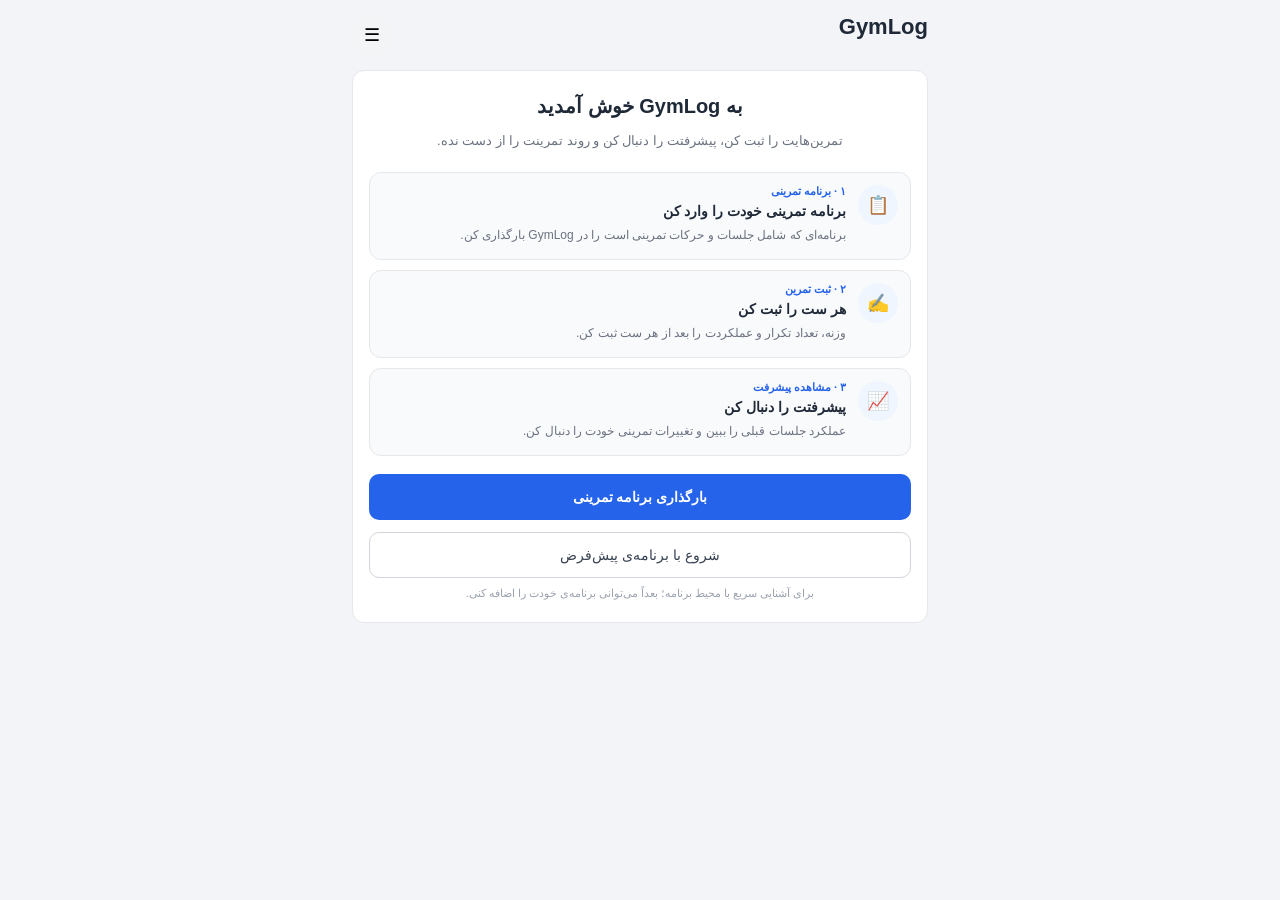
<file: index.html>
<!DOCTYPE html>
<html lang="fa" dir="rtl">
<head>
    <meta charset="UTF-8">
    <meta name="viewport" content="width=device-width, initial-scale=1.0">
    <link rel="manifest" href="./manifest.json">
    <meta name="theme-color" content="#2563eb">
    <title>GymLog</title>
    <meta name="description" content="ثبت و پیگیری تمرین‌های بدنسازی" />
    <meta property="og:title" content="GymLog" />
    <meta property="og:description" content="ثبت و پیگیری تمرین‌های بدنسازی" />
    <meta property="og:type" content="website" />
    <link rel="stylesheet" href="./css/style.css">
</head>

<body>

<div class="container">

    <!-- =========================
         Header
    ========================= -->
    <header class="page-header">
        <div>
            <h1>GymLog</h1>
        </div>

        <button
            type="button"
            id="openSettingsBtn"
            class="settings-icon-btn"
            aria-label="تنظیمات"
        >
            ☰
        </button>
    </header>

    <!-- =========================
         Empty state
    ========================= -->
    <section id="emptyProgramState" class="card onboarding" style="display: none;">
        <div class="onboarding-hero">
            <h2>به GymLog خوش آمدید</h2>
            <p>تمرین‌هایت را ثبت کن، پیشرفتت را دنبال کن و روند تمرینت را از دست نده.</p>
        </div>

        <ol class="onboarding-steps">
            <li class="onboarding-step">
                <span class="onboarding-step-icon" aria-hidden="true">📋</span>
                <div class="onboarding-step-text">
                    <span class="onboarding-step-label">۱ · برنامه تمرینی</span>
                    <strong>برنامه تمرینی خودت را وارد کن</strong>
                    <span class="onboarding-step-desc">برنامه‌ای که شامل جلسات و حرکات تمرینی است را در GymLog بارگذاری کن.</span>
                </div>
            </li>
            <li class="onboarding-step">
                <span class="onboarding-step-icon" aria-hidden="true">✍️</span>
                <div class="onboarding-step-text">
                    <span class="onboarding-step-label">۲ · ثبت تمرین</span>
                    <strong>هر ست را ثبت کن</strong>
                    <span class="onboarding-step-desc">وزنه، تعداد تکرار و عملکردت را بعد از هر ست ثبت کن.</span>
                </div>
            </li>
            <li class="onboarding-step">
                <span class="onboarding-step-icon" aria-hidden="true">📈</span>
                <div class="onboarding-step-text">
                    <span class="onboarding-step-label">۳ · مشاهده پیشرفت</span>
                    <strong>پیشرفتت را دنبال کن</strong>
                    <span class="onboarding-step-desc">عملکرد جلسات قبلی را ببین و تغییرات تمرینی خودت را دنبال کن.</span>
                </div>
            </li>
        </ol>

        <div class="onboarding-actions">
            <button type="button" id="onboardingUploadBtn" class="primary-btn">
                بارگذاری برنامه تمرینی
            </button>

            <div id="defaultProgramSuggestion" class="default-program-suggestion" style="display: none;">
                <button type="button" id="loadDefaultProgramBtn" class="secondary-btn">
                    شروع با برنامه‌ی پیش‌فرض
                </button>
                <small>برای آشنایی سریع با محیط برنامه؛ بعداً می‌توانی برنامه‌ی خودت را اضافه کنی.</small>
            </div>
        </div>
    </section>

    <div id="programContent">

    <!-- =========================
         Backup warning
    ========================= -->
    <section id="backupWarningBanner" class="backup-warning-banner card" style="display: none;">
        <span class="backup-warning-icon">⚠️</span>
        <div class="backup-warning-text">
            <strong>زمان پشتیبان‌گیری رسیده</strong>
            <span id="backupWarningDetail">مدتی از آخرین پشتیبان‌گیری گذشته.</span>
        </div>
        <button type="button" id="backupWarningBtn" class="secondary-btn">دریافت پشتیبان</button>
    </section>

    <!-- =========================
         Session selector
    ========================= -->
    <section class="session-selector card">
        <div class="selector-title">جلسه تمرینی</div>
        <div id="sessionButtons" class="session-buttons"></div>
    </section>

    <!-- =========================
         Session info
    ========================= -->
    <section class="session-info card">
        <div class="field">
            <input type="hidden" id="workoutDate">
            <button type="button" id="workoutDateBtn" class="date-picker-btn" aria-label="تاریخ تمرین">
                <span id="persianWorkoutDate" class="persian-date-display"></span>
                <span class="date-picker-icon">📅</span>
            </button>
        </div>

        <div class="field">
            <select id="weekNumber" aria-label="شماره هفته">
                <option value="1">هفته ۱</option>
                <option value="2">هفته ۲</option>
                <option value="3">هفته ۳</option>
                <option value="4">هفته ۴</option>
            </select>
        </div>

        <div class="session-note">
            <strong>قانون تمرین:</strong> بیشتر ست‌ها را با حدود <strong>RIR 2</strong> انجام بده.
        </div>
    </section>

    <!-- =========================
         Exercises
    ========================= -->
    <main id="exerciseList"></main>

    <!-- =========================
         Workout summary
    ========================= -->
    <section class="summary-grid">
        <div class="summary-card">
            <span>حجم تمرین</span>
            <strong id="totalVolume">0</strong>
            <small>kg × reps</small>
        </div>

        <div class="summary-card">
            <span>تغییر نسبت به جلسه قبل</span>
            <strong id="volumeChange">—</strong>
        </div>
    </section>

    <!-- =========================
         Save workout
    ========================= -->
    <section class="save-workout-section">
        <button type="button" id="finishWorkoutBtn" class="primary-btn">
            ✓ پایان جلسه و رفتن به تمرین بعدی
        </button>
    </section>

    <!-- =========================
         History
    ========================= -->
    <section class="history-section card">
        <div class="section-title">
            <div>
                <h2>روند پیشرفت</h2>
                <p>سابقه همین جلسه تمرینی</p>
            </div>
        </div>
        <div id="historyContainer"></div>
    </section>

    </div>

    <!-- =========================
         Settings (full page)
    ========================= -->
    <div id="settingsPage" class="settings-page-overlay" style="display: none;">
        <div class="settings-page">
            <div class="settings-page-header">
                <button
                    type="button"
                    id="closeSettingsBtn"
                    class="exercise-guide-close"
                    aria-label="بازگشت"
                >
                    ×
                </button>
                <h2>تنظیمات و پشتیبان</h2>
            </div>

            <div class="settings-content">
                <!-- Appearance -->
                <div class="setting-row">
                    <div class="setting-info">
                        <strong>ظاهر برنامه</strong>
                        <span>تغییر بین حالت روشن و تاریک</span>
                    </div>
                    <button id="themeToggleBtn" class="secondary-btn setting-btn" type="button">
                        🌙 حالت تاریک
                    </button>
                </div>

                <!-- Exercise Bank -->
                <div class="setting-row">
                    <div class="setting-info">
                        <strong>بانک حرکات</strong>
                        <span>فهرست کامل حرکات ورزشی کاتالوگ با تصویر، شناسه و نحوه اجرا</span>
                    </div>
                    <button id="openExerciseBankBtn" class="secondary-btn setting-btn" type="button">
                        نمایش بانک حرکات
                    </button>
                </div>

                <!-- My programs -->
                <div class="setting-row my-programs-setting">
                    <div class="setting-info">
                        <strong>برنامه‌های من</strong>
                        <span>فهرست برنامه‌های ماهانه، بازه‌ی تمرین هرکدام و جزئیات جلسات و حرکات.</span>
                    </div>
                    <button id="openMyProgramsBtn" class="secondary-btn setting-btn" type="button">
                        مشاهده
                    </button>
                </div>

                <!-- Muscle group report -->
                <div class="setting-row">
                    <div class="setting-info">
                        <strong>گزارش گروه‌های عضلانی</strong>
                        <span>تحلیل حجم تمرین بر اساس وزنه و تکرار برای هر گروه عضلانی، همراه با نمودار عنکبوتی.</span>
                    </div>
                    <a href="./report.html" class="secondary-btn file-btn setting-btn" style="text-decoration:none;">
                        مشاهده گزارش
                    </a>
                </div>

                <!-- App update -->
                <div class="setting-row">
                    <div class="setting-info">
                        <strong>به‌روزرسانی برنامه</strong>
                        <span id="updateStatus">نسخه‌ی فعلی به‌روز است.</span>
                    </div>
                    <button id="updateAppBtn" class="secondary-btn setting-btn" type="button" disabled>
                        به‌روزرسانی
                    </button>
                </div>

                <!-- Backup -->
                <div class="setting-row backup-setting">
                    <div class="setting-info">
                        <strong>پشتیبان اطلاعات</strong>
                        <span>یک فایل شامل تاریخچه‌ی تمرین‌ها و برنامه‌ی آپلودی‌ات دانلود می‌شود. همین‌جا («بازیابی پشتیبان») همه‌چیز را با هم برمی‌گرداند.</span>
                    </div>
                    <div class="backup-actions">
                        <button id="exportBtn" class="secondary-btn" type="button">
                            دریافت پشتیبان
                        </button>
                        <label class="secondary-btn file-btn">
                            بازیابی پشتیبان
                            <input type="file" id="importInput" accept=".json" hidden>
                        </label>
                    </div>
                </div>

                <!-- Program upload -->
                <div class="setting-row program-setting">
                    <div class="setting-info">
                        <strong>برنامه‌ی تمرینی</strong>
                        <span>وقتی باشگاه برنامه‌ی جدید داد، فایل آماده‌شده را اینجا بارگذاری کن تا به‌عنوان یک ماه جدید اضافه شود.</span>
                    </div>
                    <div class="program-actions">
                        <label class="secondary-btn file-btn">
                            بارگذاری برنامه‌ی جدید
                            <input type="file" id="programImportInput" accept=".json" hidden>
                        </label>
                    </div>
                </div>

                <!-- Delete data -->
                <div class="setting-row danger-setting">
                    <div class="setting-info">
                        <strong>حذف تاریخچه‌ی تمرین‌ها</strong>
                        <span>فقط وزنه/تکرارهای ثبت‌شده پاک می‌شود؛ برنامه‌ی تمرینی دست‌نخورده می‌ماند.</span>
                    </div>
                    <button id="clearBtn" class="danger-btn" type="button">
                        حذف تاریخچه
                    </button>
                </div>

                <!-- Full reset -->
                <div class="setting-row danger-setting">
                    <div class="setting-info">
                        <strong>بازنشانی کامل</strong>
                        <span>همه‌چیز پاک می‌شود: تاریخچه‌ی تمرین‌ها و برنامه‌ی آپلودی. برنامه به حالت اولیه برمی‌گردد.</span>
                    </div>
                    <button id="fullResetBtn" class="danger-btn" type="button">
                        حذف همه‌چیز
                    </button>
                </div>
            </div>
        </div>
    </div>

</div>

<!-- JavaScript -->
<script src="./js/exercise-catalog.js"></script>
<script src="./js/workout-programs.js"></script>
<script src="./js/default-program.js"></script>
<script src="./js/workout-data.js"></script>
<script src="./js/storage.js"></script>
<script src="./js/app.js"></script>

<script>
    (function () {
        if (!("serviceWorker" in navigator)) return;

        const updateBtn = document.getElementById("updateAppBtn");
        const updateStatus = document.getElementById("updateStatus");
        let registration = null;
        let userRequestedUpdate = false;

        function markUpdateAvailable() {
            if (updateBtn) {
                updateBtn.disabled = false;
                updateBtn.classList.add("update-ready");
            }
            if (updateStatus) {
                updateStatus.textContent = "نسخه‌ی جدید آماده است. برای اعمال، دکمه‌ی به‌روزرسانی را بزن.";
            }
        }

        function trackInstalling(worker) {
            if (!worker) return;
            worker.addEventListener("statechange", () => {
                if (worker.state === "installed" && navigator.serviceWorker.controller) {
                    markUpdateAvailable();
                }
            });
        }

        window.addEventListener("load", () => {
            navigator.serviceWorker.register("./service-worker.js")
                .then(reg => {
                    registration = reg;
                    if (reg.waiting && navigator.serviceWorker.controller) markUpdateAvailable();
                    reg.addEventListener("updatefound", () => trackInstalling(reg.installing));
                    reg.update().catch(() => {});
                })
                .catch(err => console.error("Service Worker registration failed:", err));
        });

        // هر بار که برنامه دوباره جلو می‌آید یا تنظیمات باز می‌شود، وجود نسخه‌ی جدید بررسی می‌شود
        function checkForUpdate() {
            if (registration && navigator.onLine) registration.update().catch(() => {});
        }
        document.addEventListener("visibilitychange", () => {
            if (document.visibilityState === "visible") checkForUpdate();
        });
        const openBtn = document.getElementById("openSettingsBtn");
        if (openBtn) openBtn.addEventListener("click", checkForUpdate);

        if (updateBtn) {
            updateBtn.addEventListener("click", () => {
                const waiting = registration && registration.waiting;
                if (!waiting) return;
                userRequestedUpdate = true;
                updateBtn.disabled = true;
                if (updateStatus) updateStatus.textContent = "در حال به‌روزرسانی…";
                waiting.postMessage({ type: "SKIP_WAITING" });
            });
        }

        let reloading = false;
        navigator.serviceWorker.addEventListener("controllerchange", () => {
            if (!userRequestedUpdate || reloading) return;
            reloading = true;
            window.location.reload();
        });
    })();
</script>

</body>
</html>
</file>
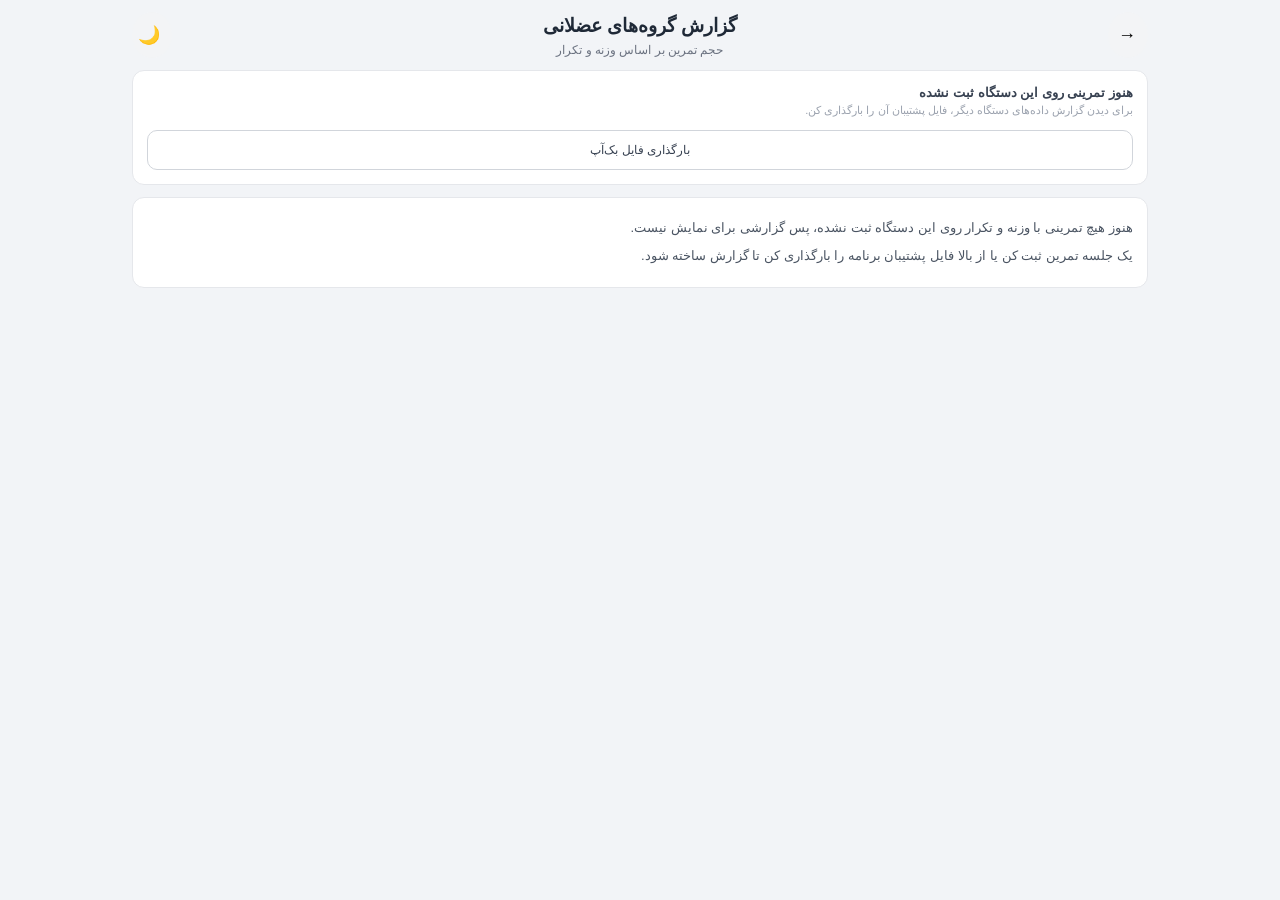
<file: report.html>
<!DOCTYPE html>
<html lang="fa" dir="rtl">
<head>
    <meta charset="UTF-8">
    <meta name="viewport" content="width=device-width, initial-scale=1.0">
    <link rel="manifest" href="./manifest.json">
    <meta name="theme-color" content="#2563eb">
    <title>گزارش گروه‌های عضلانی — GymLog</title>
    <link rel="stylesheet" href="./css/style.css">
    <link rel="stylesheet" href="./css/report.css">
</head>

<body>

<div class="container report-container">

    <!-- =========================
         Header
    ========================= -->
    <header class="page-header report-header">
        <button type="button" id="backToAppBtn" class="settings-icon-btn" aria-label="بازگشت به برنامه">→</button>
        <div class="report-header-titles">
            <h1>گزارش گروه‌های عضلانی</h1>
            <p>حجم تمرین بر اساس وزنه و تکرار</p>
        </div>
        <button type="button" id="reportThemeToggleBtn" class="settings-icon-btn" aria-label="تغییر تم">🌙</button>
    </header>

    <!-- =========================
         Data source
    ========================= -->
    <section class="card data-source-bar">
        <div class="data-source-info">
            <strong id="dataSourceLabel">در حال بارگذاری اطلاعات…</strong>
            <span id="dataSourceDetail"></span>
        </div>
        <div class="data-source-actions">
            <label class="secondary-btn file-btn">
                بارگذاری فایل بک‌آپ
                <input type="file" id="reportBackupInput" accept=".json" hidden>
            </label>
            <button type="button" id="useDeviceDataBtn" class="secondary-btn" style="display:none;">
                بازگشت به داده‌های دستگاه
            </button>
        </div>
    </section>

    <!-- =========================
         Empty state
    ========================= -->
    <section id="reportEmptyState" class="card report-empty" style="display:none;">
        <p>هنوز هیچ تمرینی با وزنه و تکرار روی این دستگاه ثبت نشده، پس گزارشی برای نمایش نیست.</p>
        <p>یک جلسه تمرین ثبت کن یا از بالا فایل پشتیبان برنامه را بارگذاری کن تا گزارش ساخته شود.</p>
    </section>

    <!-- =========================
         Report content
    ========================= -->
    <div id="reportContent" style="display:none;">

        <section class="card range-selector">
            <div class="range-pills" id="rangePills">
                <button type="button" class="range-pill active" data-range="7">۷ روز اخیر</button>
                <button type="button" class="range-pill" data-range="14">۱۴ روز اخیر</button>
                <button type="button" class="range-pill" data-range="30">۳۰ روز اخیر</button>
                <button type="button" class="range-pill" data-range="90">۹۰ روز اخیر</button>
                <button type="button" class="range-pill" data-range="all">کل دوره</button>
            </div>
        </section>

        <section class="report-hero card">
            <div class="hero-stat">
                <span>حجم کل دوره</span>
                <strong id="heroTotalVolume">۰</strong>
                <small>kg × تکرار</small>
            </div>
            <div class="hero-stat">
                <span>جلسات ثبت‌شده</span>
                <strong id="heroSessionCount">۰</strong>
            </div>
            <div class="hero-stat">
                <span>مجموع ست‌های مؤثر</span>
                <strong id="heroSetCount">۰</strong>
            </div>
        </section>

        <section class="radar-section card">
            <div id="radarChartWrap"></div>
            <div id="radarLegend" class="radar-legend"></div>
            <p class="radar-note">
                حلقه‌ی نقطه‌چین آبی، مرجع عمومیِ رایج در تمرین قدرتی (حدود
                <span id="thresholdLabel">۱۰</span> ست مؤثر در هفته برای هر گروه عضلانی) را نشان می‌دهد؛
                این عدد دقیقی برای بدن شما نیست، فقط یک نقطه‌ی مقایسه است.
            </p>
        </section>

        <!-- Desktop table -->
        <section class="card category-table-wrap desktop-only">
            <table class="category-table">
                <thead>
                    <tr>
                        <th data-sort="name">گروه عضلانی</th>
                        <th data-sort="sets">ست مؤثر</th>
                        <th data-sort="volume">حجم (kg×تکرار)</th>
                        <th data-sort="trend">تغییر نسبت به دوره قبل</th>
                        <th data-sort="status">وضعیت</th>
                    </tr>
                </thead>
                <tbody id="categoryTableBody"></tbody>
            </table>
        </section>

        <!-- Mobile cards -->
        <section class="mobile-only" id="categoryCards"></section>

    </div>

</div>

<script src="./js/exercise-catalog.js"></script>
<script src="./js/storage.js"></script>
<script src="./js/report.js"></script>

</body>
</html>
</file>
<file: css/style.css>
* {
    box-sizing: border-box;
    -webkit-tap-highlight-color: transparent;
}

html {
    font-size: 16px;
}

body {
    margin: 0;
    font-family: Tahoma, Arial, sans-serif;
    background: #f2f4f7;
    color: #1f2937;
    direction: rtl;
}

/* =========================
   Container
========================= */
.container {
    width: 100%;
    max-width: 600px;
    margin: 0 auto;
    padding: 12px 12px 40px;
}

/* =========================
   Header
========================= */
.page-header {
    display: flex;
    align-items: flex-start;
    justify-content: space-between;
    gap: 10px;
    margin-bottom: 12px;
}

.page-header h1 {
    margin: 0;
    font-size: 22px;
    line-height: 1.4;
}

.page-header p {
    margin: 3px 0 0;
    font-size: 13px;
    color: #6b7280;
}

.settings-icon-btn {
    flex: 0 0 auto;
    width: 40px;
    height: 40px;
    border: none;
    border-radius: 50%;
    background: #f3f4f6;
    font-size: 18px;
    line-height: 1;
    cursor: pointer;
}

.settings-icon-btn:hover {
    background: #e5e7eb;
}

/* =========================
   Buttons
========================= */
button,
.secondary-btn {
    min-height: 46px;
    border-radius: 10px;
    border: 1px solid transparent;
    padding: 10px 12px;
    font-family: inherit;
    font-size: 14px;
    cursor: pointer;
    touch-action: manipulation;
}

.primary-btn {
    background: #2563eb;
    color: white;
    font-weight: bold;
}

.secondary-btn {
    background: white;
    border-color: #d1d5db;
    color: #374151;
}

.danger-btn {
    background: #fee2e2;
    color: #991b1b;
    border-color: #fecaca;
}

/* =========================
   Cards
========================= */
.card {
    background: white;
    border-radius: 12px;
    border: 1px solid #e5e7eb;
    padding: 14px;
    margin-bottom: 12px;
}

/* =========================
   Session selector
========================= */
.session-selector {
    padding: 10px;
}

.selector-title {
    font-size: 12px;
    color: #6b7280;
    margin: 2px 4px 8px;
}

.session-buttons {
    display: flex;
    gap: 6px;
    overflow-x: auto;
    padding-bottom: 4px;
    scroll-snap-type: x proximity;
    -webkit-overflow-scrolling: touch;
}

.session-buttons::-webkit-scrollbar {
    height: 3px;
}

.session-btn {
    flex: 1 0 96px;
    scroll-snap-align: center;
    min-height: 62px;
    padding: 7px 4px;
    border-radius: 9px;
    border: 1px solid #d1d5db;
    background: white;
    color: #374151;
    font-family: inherit;
    cursor: pointer;
}

.session-btn strong {
    display: block;
    font-size: 13px;
    margin-bottom: 4px;
}

.session-btn span {
    display: block;
    font-size: 10px;
    line-height: 1.4;
    color: #6b7280;
}

.session-btn.active {
    background: #eff6ff;
    border-color: #2563eb;
    color: #1d4ed8;
}

.session-btn.active span {
    color: #2563eb;
}

/* =========================
   Session info
========================= */
.session-info {
    display: grid;
    grid-template-columns: 1fr 1fr;
    gap: 10px;
}

.field {
    display: flex;
    flex-direction: column;
    gap: 5px;
}

.field label {
    font-size: 14px;
    color: #6b7280;
    font-weight: 600;
}

input,
select {
    width: 100%;
    height: 44px;
    padding: 8px 10px;
    border: 1px solid #d1d5db;
    border-radius: 8px;
    background: white;
    font-family: inherit;
    font-size: 16px;
    color: #1f2937;
}

input:focus,
select:focus {
    outline: none;
    border-color: #2563eb;
    box-shadow: 0 0 0 2px rgba(37, 99, 235, 0.1);
}

.session-note {
    grid-column: 1 / -1;
    padding: 9px 11px;
    border-radius: 8px;
    background: #eff6ff;
    color: #1e40af;
    font-size: 11px;
    line-height: 1.7;
}

/* =========================
   Backup warning banner
========================= */
.backup-warning-banner {
    display: flex;
    align-items: center;
    gap: 10px;
    background: #fffbeb;
    border-color: #fde68a;
}

.backup-warning-icon {
    font-size: 20px;
    flex-shrink: 0;
}

.backup-warning-text {
    display: flex;
    flex-direction: column;
    gap: 2px;
    flex: 1;
}

.backup-warning-text strong {
    font-size: 13px;
    color: #92400e;
}

.backup-warning-text span {
    font-size: 11px;
    color: #b45309;
    line-height: 1.6;
}

.backup-warning-banner .secondary-btn {
    flex-shrink: 0;
    min-height: 38px;
    font-size: 12px;
}

/* =========================
   Default program suggestion
========================= */
.default-program-suggestion p {
    font-size: 13px;
    color: #374151;
    line-height: 1.8;
    margin: 8px 0 12px;
}

.default-program-actions {
    display: flex;
    flex-direction: column;
    gap: 8px;
}

/* =========================
   Date picker trigger button
========================= */
.date-picker-btn {
    display: flex;
    align-items: center;
    justify-content: space-between;
    width: 100%;
    height: 44px;
    padding: 8px 12px;
    border: 1px solid #d1d5db;
    border-radius: 8px;
    background: white;
    font-family: inherit;
    font-size: 14px;
    color: #1f2937;
    cursor: pointer;
}

.date-picker-btn:hover {
    border-color: #9ca3af;
}

.date-picker-icon {
    font-size: 16px;
}

/* =========================
   Date picker calendar (modal)
========================= */
.date-picker-overlay {
    position: fixed;
    inset: 0;
    z-index: 1000;
    display: flex;
    align-items: center;
    justify-content: center;
    padding: 16px;
    background: rgba(17, 24, 39, 0.5);
}

.date-picker-modal {
    width: 100%;
    max-width: 340px;
    padding: 16px;
    border-radius: 16px;
    background: white;
}

.date-picker-header {
    display: flex;
    align-items: center;
    justify-content: space-between;
    margin-bottom: 10px;
}

.date-picker-header h3 {
    margin: 0;
    font-size: 15px;
}

.date-picker-nav {
    width: 32px;
    height: 32px;
    border: none;
    border-radius: 8px;
    background: #f3f4f6;
    font-size: 18px;
    line-height: 1;
    cursor: pointer;
}

.date-picker-nav:hover {
    background: #e5e7eb;
}

.date-picker-weekdays {
    display: grid;
    grid-template-columns: repeat(7, 1fr);
    direction: ltr;
    margin-bottom: 4px;
    font-size: 11px;
    color: #9ca3af;
    text-align: center;
}

.date-picker-grid {
    display: grid;
    grid-template-columns: repeat(7, 1fr);
    direction: ltr;
    gap: 4px;
}

.date-picker-day {
    position: relative;
    display: flex;
    flex-direction: column;
    align-items: center;
    justify-content: center;
    width: 100%;
    min-width: 0;
    height: 40px;
    padding: 0;
    border: none;
    border-radius: 8px;
    background: transparent;
    font-family: inherit;
    font-size: 13px;
    color: #1f2937;
    cursor: pointer;
}

.date-picker-day.empty {
    cursor: default;
}

.date-picker-day:not(.empty):hover {
    background: #f3f4f6;
}

.date-picker-day.today {
    box-shadow: inset 0 0 0 1px #2563eb;
}

.date-picker-day.selected {
    background: #2563eb;
    color: white;
}

.date-picker-day-circle {
    display: flex;
    align-items: center;
    justify-content: center;
    width: 28px;
    height: 28px;
    border-radius: 50%;
    border: 2px solid transparent;
    box-sizing: border-box;
}

.date-picker-day.has-workout .date-picker-day-circle {
    border-color: #16a34a;
}

.date-picker-day.selected.has-workout .date-picker-day-circle {
    border-color: white;
}

.date-picker-legend {
    display: flex;
    align-items: center;
    gap: 6px;
    margin: 10px 0;
    font-size: 11px;
    color: #6b7280;
}

.date-picker-legend-circle {
    width: 12px;
    height: 12px;
    border-radius: 50%;
    border: 2px solid #16a34a;
    box-sizing: border-box;
    flex-shrink: 0;
}

.date-picker-close {
    width: 100%;
}

/* =========================
   Exercise card
========================= */
.exercise-card {
    background: white;
    border: 1px solid #e5e7eb;
    border-radius: 12px;
    margin-bottom: 12px;
    overflow: hidden;
}

.exercise-header {
    padding: 12px;
    background: #fafafa;
    border-bottom: 1px solid #e5e7eb;
}

.exercise-title {
    display: flex;
    align-items: center;
    gap: 9px;
}

.exercise-number {
    flex: 0 0 auto;
    width: 30px;
    height: 30px;
    border-radius: 50%;
    display: flex;
    align-items: center;
    justify-content: center;
    background: #2563eb;
    color: white;
    font-size: 13px;
    font-weight: bold;
}

.exercise-header h2 {
    margin: 0 0 5px;
    font-size: 19px;
    line-height: 1.45;
    font-weight: 700;
}

.exercise-meta {
    font-size: 12px;
    line-height: 1.8;
    color: #6b7280;
}

/* =========================
   Exercise action buttons
========================= */
.exercise-help-btn,
.exercise-history-btn {
    margin-top: 8px;
    min-height: 38px;
    padding: 7px 12px;
    border: 1px solid #d1d5db;
    border-radius: 8px;
    background: white;
    color: #2563eb;
    font-family: inherit;
    font-size: 14px;
    font-weight: 600;
    cursor: pointer;
}

.exercise-help-btn:active,
.exercise-history-btn:active {
    background: #eff6ff;
}

/* =========================
   Sets
========================= */
.sets-container {
    padding: 10px;
}

.set-row {
    display: grid;
    grid-template-columns: 58px 1fr 1fr;
    gap: 7px;
    align-items: center;
    margin-bottom: 7px;
}

.set-label {
    font-size: 14px;
    color: #4b5563;
    text-align: center;
    font-weight: bold;
    white-space: nowrap;
}

.set-row input {
    height: 44px;
    text-align: center;
    font-size: 16px;
    direction: ltr;
}

.set-difference {
    grid-column: 2 / 4;
    padding: 2px 5px;
    min-height: 14px;
    font-size: 11.5px;
    font-weight: 600;
    color: #1f2937;
    text-align: right;
    direction: rtl;
}

.set-difference:empty {
    display: none;
}

/* =========================
   Workout summary
========================= */
.summary-grid {
    display: grid;
    grid-template-columns: repeat(2, 1fr);
    gap: 8px;
    margin: 16px 0 12px;
}

.summary-card {
    background: white;
    border: 1px solid #e5e7eb;
    border-radius: 10px;
    padding: 11px;
    text-align: center;
}

.summary-card span {
    display: block;
    font-size: 11px;
    color: #6b7280;
    margin-bottom: 5px;
}

.summary-card strong {
    font-size: 19px;
}

.summary-card small {
    display: block;
    margin-top: 2px;
    font-size: 9px;
    color: #9ca3af;
}

/* =========================
   Save workout
========================= */
.save-workout-section {
    margin: 4px 0 18px;
}

/* =========================
   History
========================= */
.history-section {
    margin-top: 16px;
}

.section-title h2 {
    margin: 0;
    font-size: 17px;
}

.section-title p {
    margin: 4px 0 0;
    font-size: 11px;
    color: #6b7280;
}

.history-table-wrapper {
    margin-top: 12px;
    overflow-x: auto;
}

.history-table {
    width: 100%;
    border-collapse: collapse;
    font-size: 11px;
}

.history-table th,
.history-table td {
    padding: 9px 5px;
    border-bottom: 1px solid #e5e7eb;
    text-align: center;
    white-space: nowrap;
}

.history-table th {
    color: #6b7280;
    background: #f9fafb;
    font-weight: normal;
}

.history-empty {
    padding: 25px 10px;
    text-align: center;
    font-size: 12px;
    color: #9ca3af;
}

/* =========================
   Exercise History Modal
========================= */
.exercise-history-list {
    display: flex;
    flex-direction: column;
    gap: 12px;
    margin-top: 14px;
}

.exercise-history-item {
    padding: 12px;
    border: 1px solid #e5e7eb;
    border-radius: 10px;
    background: #f9fafb;
}

.exercise-history-info {
    display: flex;
    align-items: center;
    justify-content: space-between;
    gap: 8px;
    margin-bottom: 10px;
    padding-bottom: 9px;
    border-bottom: 1px solid #e5e7eb;
    font-size: 12px;
    line-height: 1.7;
}

.exercise-history-info strong {
    color: #1f2937;
}

.exercise-history-info span {
    color: #6b7280;
    white-space: nowrap;
}

.exercise-history-sets {
    display: grid;
    grid-template-columns: repeat(3, 1fr);
    gap: 6px;
}

.history-set {
    display: flex;
    align-items: center;
    justify-content: center;
    min-height: 48px;
    padding: 6px;
    border-radius: 8px;
    background: white;
    border: 1px solid #e5e7eb;
    font-size: 13px;
    font-weight: bold;
    color: #1f2937;
    direction: ltr;
}

/* =========================
   Settings (full page)
========================= */
.settings-page-overlay {
    position: fixed;
    inset: 0;
    z-index: 1000;
    background: white;
}

.settings-page {
    display: flex;
    flex-direction: column;
    height: 100%;
}

@media (min-width: 900px) {
    .settings-page-overlay {
        display: flex;
        justify-content: center;
        background: #f2f4f7;
    }

    .settings-page {
        width: 100%;
        max-width: 600px;
        background: white;
        box-shadow: 0 0 0 1px #e5e7eb;
    }
}

.settings-page-header {
    display: flex;
    align-items: center;
    gap: 10px;
    padding: 16px;
    border-bottom: 1px solid #f3f4f6;
}

.settings-page-header h2 {
    margin: 0;
    font-size: 18px;
}

.settings-content {
    flex: 1;
    overflow-y: auto;
}

.setting-row {
    display: flex;
    align-items: center;
    justify-content: space-between;
    gap: 12px;
    padding: 14px;
    border-bottom: 1px solid #f3f4f6;
}

.setting-row:last-child {
    border-bottom: none;
}

.setting-info {
    min-width: 0;
    flex: 1;
}

.setting-info strong {
    display: block;
    margin-bottom: 4px;
    font-size: 13px;
    color: #374151;
}

.setting-info span {
    display: block;
    font-size: 10px;
    line-height: 1.7;
    color: #9ca3af;
}

.setting-row .secondary-btn,
.setting-row .danger-btn {
    flex: 0 0 auto;
    min-height: 42px;
    font-size: 12px;
}

.backup-setting,
.program-setting {
    align-items: flex-start;
    flex-direction: column;
}

.backup-setting .setting-info,
.program-setting .setting-info {
    width: 100%;
}

.backup-actions,
.program-actions {
    display: grid;
    grid-template-columns: 1fr 1fr;
    gap: 8px;
    width: 100%;
    margin-top: 4px;
}

.program-actions {
    grid-template-columns: 1fr;
}

.file-btn {
    display: flex;
    align-items: center;
    justify-content: center;
    min-height: 42px;
}

.danger-setting .setting-info strong {
    color: #991b1b;
}

/* =========================
   My Programs (full page)
========================= */
.my-programs-overlay {
    position: fixed;
    inset: 0;
    z-index: 1000;
    background: white;
}

.my-programs-page {
    display: flex;
    flex-direction: column;
    height: 100%;
}

@media (min-width: 900px) {
    .my-programs-overlay {
        display: flex;
        justify-content: center;
        background: #f2f4f7;
    }

    .my-programs-page {
        width: 100%;
        max-width: 600px;
        background: white;
        box-shadow: 0 0 0 1px #e5e7eb;
    }
}

.my-programs-header {
    display: flex;
    align-items: center;
    justify-content: space-between;
    gap: 10px;
    padding: 16px;
    border-bottom: 1px solid #f3f4f6;
}

.my-programs-header h2 {
    margin: 0;
    font-size: 20px;
}

.my-programs-list {
    flex: 1;
    overflow-y: auto;
    padding: 16px;
}

.my-programs-empty {
    font-size: 13px;
    color: #9ca3af;
}

.my-program-card {
    margin-bottom: 12px;
    padding: 14px;
    border-radius: 14px;
    background: #f9fafb;
}

.my-program-summary {
    display: flex;
    align-items: center;
    justify-content: space-between;
    gap: 10px;
}

.my-program-summary-info h3 {
    margin: 0 0 4px;
    font-size: 14px;
    color: #374151;
}

.my-program-current-badge {
    margin-right: 6px;
    padding: 2px 8px;
    border-radius: 999px;
    background: #dbeafe;
    color: #1d4ed8;
    font-size: 10px;
}

.my-program-dates {
    display: block;
    font-size: 11px;
    color: #9ca3af;
}

.my-program-details {
    margin-top: 12px;
    padding-top: 12px;
    border-top: 1px solid #e5e7eb;
}

.my-program-session {
    margin-bottom: 10px;
}

.my-program-session h4 {
    margin: 0 0 4px;
    font-size: 11px;
    color: #6b7280;
}

.my-program-exercise-list {
    margin: 0;
    padding-right: 16px;
    list-style: disc;
}

.my-program-exercise-list li {
    margin-bottom: 4px;
    font-size: 11px;
    line-height: 1.7;
}

.my-program-exercise-name {
    display: block;
    color: #374151;
}

.my-program-exercise-meta {
    display: block;
    color: #9ca3af;
    font-size: 10px;
}

/* =========================
   Exercise Guide Modal
========================= */
.exercise-guide-overlay {
    position: fixed;
    inset: 0;
    z-index: 1000;
    background: rgba(0, 0, 0, 0.55);
    display: flex;
    align-items: flex-end;
    justify-content: center;
    padding: 0;
}

.exercise-guide-modal {
    width: 100%;
    max-width: 600px;
    max-height: 90vh;
    overflow-y: auto;
    background: white;
    border-radius: 18px 18px 0 0;
    padding: 16px;
}

.exercise-guide-header {
    display: flex;
    align-items: center;
    justify-content: space-between;
    gap: 10px;
    margin-bottom: 12px;
}

.exercise-guide-header h2 {
    margin: 0;
    font-size: 22px;
    line-height: 1.5;
}

.exercise-guide-close {
    width: 38px;
    height: 38px;
    min-height: 38px;
    padding: 0;
    border: none;
    border-radius: 50%;
    background: #f3f4f6;
    color: #374151;
    font-size: 24px;
    line-height: 1;
    cursor: pointer;
}

.exercise-guide-images {
    display: grid;
    grid-template-columns: repeat(2, 1fr);
    gap: 8px;
}

.exercise-guide-image,
.exercise-guide-video {
    display: block;
    width: 100%;
    max-width: 420px;
    max-height: 60vh;
    margin: 0 auto 20px;
    object-fit: contain;
    border-radius: 12px;
}

.exercise-guide-no-image {
    min-height: 120px;
    display: flex;
    align-items: center;
    justify-content: center;
    text-align: center;
    padding: 20px;
    border-radius: 10px;
    background: #f3f4f6;
    color: #9ca3af;
    font-size: 12px;
}

.exercise-guide-instructions {
    margin: 18px 0;
    padding-right: 26px;
    font-size: 16px;
    line-height: 2;
    color: #374151;
}

.exercise-guide-done {
    width: 100%;
    margin-top: 4px;
}

/* =========================
   Exercise Bank Page
========================= */
.exercise-bank-overlay {
    position: fixed;
    inset: 0;
    z-index: 1000;
    background: white;
}

.exercise-bank-page {
    display: flex;
    flex-direction: column;
    height: 100%;
}

@media (min-width: 900px) {
    .exercise-bank-overlay {
        display: flex;
        justify-content: center;
        background: #f2f4f7;
    }

    .exercise-bank-page {
        width: 100%;
        max-width: 600px;
        background: white;
        box-shadow: 0 0 0 1px #e5e7eb;
    }
}

.exercise-bank-header {
    display: flex;
    align-items: center;
    justify-content: space-between;
    gap: 10px;
    padding: 16px;
    border-bottom: 1px solid #f3f4f6;
}

.exercise-bank-header h2 {
    margin: 0;
    font-size: 20px;
}

.exercise-bank-list {
    flex: 1;
    overflow-y: auto;
    padding: 14px;
    display: flex;
    flex-direction: column;
    gap: 14px;
}

.exercise-bank-category-group {
    display: flex;
    flex-direction: column;
    gap: 8px;
}

.exercise-bank-category-header {
    width: 100%;
    display: flex;
    align-items: center;
    justify-content: space-between;
    padding: 8px 10px;
    border: 1px solid #e5e7eb;
    border-radius: 10px;
    background: #f3f4f6;
    cursor: pointer;
    font-family: inherit;
    transition: background 0.15s, border-color 0.15s;
}

.exercise-bank-category-header:hover {
    background: #e5e7eb;
}

.exercise-bank-category-title {
    display: flex;
    align-items: center;
    gap: 8px;
}

.exercise-bank-category-badge {
    font-size: 14px;
    font-weight: 700;
    color: #2563eb;
}

.exercise-bank-category-count {
    font-size: 11px;
    color: #6b7280;
    background: #ffffff;
    padding: 2px 7px;
    border-radius: 12px;
    border: 1px solid #e5e7eb;
}

.exercise-bank-category-arrow {
    font-size: 14px;
    color: #6b7280;
    transition: transform 0.2s ease;
}

.exercise-bank-category-group.collapsed .exercise-bank-category-arrow {
    transform: rotate(-90deg);
}

.exercise-bank-category-group.collapsed .exercise-bank-category-items {
    display: none;
}

.exercise-bank-category-items {
    display: flex;
    flex-direction: column;
    gap: 8px;
    padding: 2px 4px;
}

.exercise-bank-item {
    display: flex;
    align-items: center;
    gap: 12px;
    padding: 12px;
    border-radius: 12px;
    border: 1px solid #e5e7eb;
    background: #f9fafb;
    cursor: pointer;
    transition: background 0.15s, border-color 0.15s;
}

.exercise-bank-item:active {
    background: #eff6ff;
    border-color: #93c5fd;
}

.exercise-bank-thumb {
    width: 60px;
    height: 60px;
    border-radius: 8px;
    background: #e5e7eb;
    display: flex;
    align-items: center;
    justify-content: center;
    overflow: hidden;
    flex-shrink: 0;
}

.exercise-bank-thumb img {
    width: 100%;
    height: 100%;
    object-fit: contain;
}

.exercise-bank-thumb-placeholder {
    font-size: 24px;
}

.exercise-bank-info {
    flex: 1;
    min-width: 0;
}

.exercise-bank-name {
    margin: 0 0 4px;
    font-size: 15px;
    font-weight: bold;
    color: #1f2937;
}

.exercise-bank-id {
    margin: 0;
    font-size: 12px;
    color: #6b7280;
    direction: ltr;
    text-align: right;
    font-family: monospace, Arial, sans-serif;
}

/* =========================
   Dark Mode
========================= */
body.dark-mode {
    background: #111827;
    color: #f3f4f6;
}

body.dark-mode .card,
body.dark-mode .summary-card,
body.dark-mode .exercise-card {
    background: #1f2937;
    border-color: #374151;
}

body.dark-mode .page-header p,
body.dark-mode .selector-title,
body.dark-mode .field label,
body.dark-mode .exercise-meta,
body.dark-mode .section-title p {
    color: #9ca3af;
}

body.dark-mode .session-btn {
    background: #1f2937;
    border-color: #4b5563;
    color: #f3f4f6;
}

body.dark-mode .session-btn span {
    color: #9ca3af;
}

body.dark-mode .session-btn.active {
    background: #1e3a8a;
    border-color: #3b82f6;
    color: #dbeafe;
}

body.dark-mode .session-btn.active span {
    color: #bfdbfe;
}

body.dark-mode input,
body.dark-mode select {
    background: #111827;
    border-color: #4b5563;
    color: #f3f4f6;
}

body.dark-mode input:focus,
body.dark-mode select:focus {
    border-color: #60a5fa;
    box-shadow: 0 0 0 2px rgba(96, 165, 250, 0.15);
}

body.dark-mode .date-picker-btn {
    background: #111827;
    border-color: #4b5563;
    color: #f3f4f6;
}

body.dark-mode .date-picker-modal {
    background: #1f2937;
}

body.dark-mode .date-picker-header h3 {
    color: #f3f4f6;
}

body.dark-mode .date-picker-nav {
    background: #374151;
    color: #f3f4f6;
}

body.dark-mode .date-picker-nav:hover {
    background: #4b5563;
}

body.dark-mode .date-picker-day {
    color: #e5e7eb;
}

body.dark-mode .date-picker-day:not(.empty):hover {
    background: #374151;
}

body.dark-mode .date-picker-legend {
    color: #9ca3af;
}

body.dark-mode .backup-warning-banner {
    background: #451a03;
    border-color: #92400e;
}

body.dark-mode .backup-warning-text strong {
    color: #fde68a;
}

body.dark-mode .backup-warning-text span {
    color: #fcd34d;
}

body.dark-mode .default-program-suggestion p {
    color: #d1d5db;
}

body.dark-mode .session-note {
    background: #172554;
    color: #bfdbfe;
}

body.dark-mode .summary-card span {
    color: #9ca3af;
}

body.dark-mode .summary-card small {
    color: #6b7280;
}

body.dark-mode .exercise-header {
    background: #18212f;
    border-color: #374151;
}

body.dark-mode .set-label {
    color: #d1d5db;
}

body.dark-mode .set-difference {
    color: #e2e8f0;
    font-weight: 600;
}

body.dark-mode .secondary-btn {
    background: #1f2937;
    border-color: #4b5563;
    color: #f3f4f6;
}

body.dark-mode .secondary-btn:active {
    background: #374151;
}

body.dark-mode .exercise-help-btn,
body.dark-mode .exercise-history-btn {
    background: #1f2937;
    border-color: #4b5563;
    color: #93c5fd;
}

body.dark-mode .exercise-help-btn:active,
body.dark-mode .exercise-history-btn:active {
    background: #172554;
}

body.dark-mode .history-table th {
    background: #111827;
    color: #9ca3af;
}

body.dark-mode .history-table th,
body.dark-mode .history-table td {
    border-color: #374151;
}

body.dark-mode .history-empty {
    color: #6b7280;
}

body.dark-mode .exercise-history-item {
    background: #18212f;
    border-color: #374151;
}

body.dark-mode .exercise-history-info {
    border-color: #374151;
}

body.dark-mode .exercise-history-info strong {
    color: #f3f4f6;
}

body.dark-mode .exercise-history-info span {
    color: #9ca3af;
}

body.dark-mode .history-set {
    background: #1f2937;
    border-color: #374151;
    color: #f3f4f6;
}

body.dark-mode .settings-icon-btn {
    background: #374151;
    color: #f3f4f6;
}

body.dark-mode .settings-icon-btn:hover {
    background: #4b5563;
}

body.dark-mode .settings-page-overlay {
    background: #111827;
}

@media (min-width: 900px) {
    body.dark-mode .settings-page-overlay {
        background: #0b0f17;
    }

    body.dark-mode .settings-page {
        background: #111827;
        box-shadow: 0 0 0 1px #374151;
    }
}

body.dark-mode .settings-page-header {
    border-color: #374151;
}

body.dark-mode .settings-page-header h2 {
    color: #f3f4f6;
}

body.dark-mode .settings-content {
    border-color: #374151;
}

body.dark-mode .setting-row {
    border-color: #374151;
}

body.dark-mode .setting-info strong {
    color: #f3f4f6;
}

body.dark-mode .setting-info span {
    color: #9ca3af;
}

body.dark-mode .danger-setting .setting-info strong {
    color: #fecaca;
}

body.dark-mode .my-programs-overlay {
    background: #111827;
}

@media (min-width: 900px) {
    body.dark-mode .my-programs-overlay {
        background: #0b0f17;
    }

    body.dark-mode .my-programs-page {
        background: #111827;
        box-shadow: 0 0 0 1px #374151;
    }
}

body.dark-mode .my-programs-header {
    border-color: #374151;
}

body.dark-mode .my-programs-header h2 {
    color: #f3f4f6;
}

body.dark-mode .my-program-card {
    background: #1f2937;
}

body.dark-mode .my-program-summary-info h3 {
    color: #f3f4f6;
}

body.dark-mode .my-program-details {
    border-color: #374151;
}

body.dark-mode .my-program-session h4 {
    color: #d1d5db;
}

body.dark-mode .my-program-exercise-name {
    color: #e5e7eb;
}

body.dark-mode .exercise-guide-modal {
    background: #1f2937;
    color: #f3f4f6;
}

body.dark-mode .exercise-guide-close {
    background: #374151;
    color: #f3f4f6;
}

body.dark-mode .exercise-guide-instructions {
    color: #d1d5db;
}

body.dark-mode .exercise-guide-no-image {
    background: #111827;
    color: #6b7280;
}

body.dark-mode .danger-btn {
    background: #450a0a;
    border-color: #7f1d1d;
    color: #fecaca;
}

/* Dark mode for Exercise Bank */
body.dark-mode .exercise-bank-overlay {
    background: #111827;
}

@media (min-width: 900px) {
    body.dark-mode .exercise-bank-overlay {
        background: #0b0f17;
    }

    body.dark-mode .exercise-bank-page {
        background: #111827;
        box-shadow: 0 0 0 1px #374151;
    }
}

body.dark-mode .exercise-bank-header {
    border-color: #374151;
}

body.dark-mode .exercise-bank-header h2 {
    color: #f3f4f6;
}

body.dark-mode .exercise-bank-category-header {
    background: #1f2937;
    border-color: #374151;
}

body.dark-mode .exercise-bank-category-header:hover {
    background: #374151;
}

body.dark-mode .exercise-bank-category-arrow {
    color: #9ca3af;
}

body.dark-mode .exercise-bank-category-badge {
    color: #60a5fa;
}

body.dark-mode .exercise-bank-category-count {
    background: #111827;
    border-color: #374151;
    color: #9ca3af;
}

body.dark-mode .exercise-bank-item {
    background: #1f2937;
    border-color: #374151;
}

body.dark-mode .exercise-bank-item:active {
    background: #1e3a8a;
    border-color: #3b82f6;
}

body.dark-mode .exercise-bank-thumb {
    background: #374151;
}

body.dark-mode .exercise-bank-name {
    color: #f3f4f6;
}

body.dark-mode .exercise-bank-id {
    color: #9ca3af;
}


/* =========================
   Settings: uniform buttons + update button
========================= */
.setting-row .setting-btn {
    display: flex;
    align-items: center;
    justify-content: center;
    width: 150px;
    min-height: 42px;
    padding: 8px 10px;
    font-size: 12px;
    text-align: center;
    white-space: nowrap;
}

#updateAppBtn:disabled {
    opacity: 0.5;
    cursor: default;
}

#updateAppBtn.update-ready {
    background: #2563eb;
    border-color: #2563eb;
    color: white;
    font-weight: bold;
}


/* =========================
   Onboarding (empty program state)
========================= */
.onboarding {
    padding: 20px 16px;
}

.onboarding-hero {
    text-align: center;
    margin-bottom: 18px;
}

.onboarding-hero h2 {
    margin: 0 0 8px;
    font-size: 20px;
    line-height: 1.5;
}

.onboarding-hero p {
    margin: 0;
    font-size: 13px;
    line-height: 1.9;
    color: #6b7280;
}

.onboarding-steps {
    list-style: none;
    margin: 0 0 18px;
    padding: 0;
    display: flex;
    flex-direction: column;
    gap: 10px;
}

.onboarding-step {
    display: flex;
    align-items: flex-start;
    gap: 12px;
    padding: 12px;
    border: 1px solid #e5e7eb;
    border-radius: 12px;
    background: #f9fafb;
}

.onboarding-step-icon {
    flex: 0 0 auto;
    width: 40px;
    height: 40px;
    display: flex;
    align-items: center;
    justify-content: center;
    border-radius: 50%;
    background: #eff6ff;
    font-size: 18px;
}

.onboarding-step-text {
    min-width: 0;
}

.onboarding-step-label {
    display: block;
    margin-bottom: 2px;
    font-size: 11px;
    font-weight: 600;
    color: #2563eb;
}

.onboarding-step-text strong {
    display: block;
    margin-bottom: 3px;
    font-size: 14px;
    line-height: 1.6;
    color: #1f2937;
}

.onboarding-step-desc {
    display: block;
    font-size: 12px;
    line-height: 1.8;
    color: #6b7280;
}

.onboarding-actions {
    display: flex;
    flex-direction: column;
    gap: 12px;
}

.onboarding-actions .primary-btn,
.onboarding-actions .secondary-btn {
    width: 100%;
}

.onboarding-actions .default-program-suggestion {
    display: flex;
    flex-direction: column;
    gap: 6px;
    text-align: center;
}

.onboarding-actions .default-program-suggestion small {
    font-size: 11px;
    line-height: 1.7;
    color: #9ca3af;
}

body.dark-mode .onboarding-hero p,
body.dark-mode .onboarding-step-desc {
    color: #9ca3af;
}

body.dark-mode .onboarding-step {
    background: #18212f;
    border-color: #374151;
}

body.dark-mode .onboarding-step-icon {
    background: #172554;
}

body.dark-mode .onboarding-step-label {
    color: #93c5fd;
}

body.dark-mode .onboarding-step-text strong {
    color: #f3f4f6;
}

body.dark-mode .onboarding-actions .default-program-suggestion small {
    color: #6b7280;
}


/* =========================
   Toast (end-of-session message)
========================= */
.app-toast {
    position: fixed;
    left: 50%;
    bottom: 24px;
    z-index: 2000;
    max-width: calc(100% - 32px);
    padding: 11px 16px;
    border-radius: 10px;
    background: #111827;
    color: white;
    font-size: 13px;
    line-height: 1.8;
    text-align: center;
    box-shadow: 0 6px 20px rgba(0, 0, 0, 0.25);
    opacity: 0;
    transform: translate(-50%, 8px);
    transition: opacity 0.25s ease, transform 0.25s ease;
    pointer-events: none;
}

.app-toast.show {
    opacity: 1;
    transform: translate(-50%, 0);
}

.app-toast.warning {
    background: #92400e;
}

body.dark-mode .app-toast {
    background: #374151;
}

body.dark-mode .app-toast.warning {
    background: #b45309;
}
</file>
<file: css/report.css>
/* =====================================================
   گزارش گروه‌های عضلانی — استایل مخصوص این صفحه

   این فایل مستقل از style.css است و کنار آن لود
   می‌شود (برای رنگ‌ها و حالت تاریک به style.css
   و کلاس body.dark-mode متکی است).
===================================================== */

.report-container {
    padding-bottom: 48px;
}

/* -------------------------
   Header back button
------------------------- */
.report-header {
    display: flex;
    align-items: center;
    justify-content: space-between;
    gap: 10px;
}

.report-header-titles {
    flex: 1;
    text-align: center;
}

.report-header-titles h1 {
    margin: 0;
    font-size: 19px;
}

.report-header-titles p {
    margin: 3px 0 0;
    font-size: 12px;
    color: #6b7280;
}

/* -------------------------
   Data source bar
------------------------- */
.data-source-bar {
    display: flex;
    flex-direction: column;
    gap: 10px;
}

.data-source-info {
    display: flex;
    flex-direction: column;
    gap: 2px;
}

.data-source-info strong {
    font-size: 13px;
    color: #374151;
}

.data-source-info span {
    font-size: 11px;
    color: #9ca3af;
    line-height: 1.6;
}

.data-source-actions {
    display: flex;
    gap: 8px;
}

.data-source-actions .secondary-btn {
    flex: 1;
    font-size: 12px;
    min-height: 40px;
}

/* -------------------------
   Range selector — horizontal
   pill scroller on mobile,
   evenly-spaced segmented
   control on desktop
------------------------- */
.range-selector {
    padding: 10px;
}

.range-pills {
    display: flex;
    gap: 8px;
    overflow-x: auto;
    -webkit-overflow-scrolling: touch;
    scrollbar-width: none;
    padding-bottom: 2px;
}

.range-pills::-webkit-scrollbar {
    display: none;
}

.range-pill {
    flex: 0 0 auto;
    min-height: 38px;
    padding: 8px 16px;
    border-radius: 999px;
    border: 1px solid #d1d5db;
    background: white;
    color: #4b5563;
    font-family: inherit;
    font-size: 13px;
    cursor: pointer;
    white-space: nowrap;
}

.range-pill.active {
    background: #2563eb;
    border-color: #2563eb;
    color: white;
    font-weight: 600;
}

/* -------------------------
   Hero summary
------------------------- */
.report-hero {
    display: grid;
    grid-template-columns: repeat(3, 1fr);
    gap: 10px;
}

.hero-stat {
    text-align: center;
    padding: 6px 2px;
}

.hero-stat span {
    display: block;
    font-size: 11px;
    color: #6b7280;
    margin-bottom: 5px;
}

.hero-stat strong {
    display: block;
    font-size: 22px;
    color: #1f2937;
}

.hero-stat small {
    display: block;
    margin-top: 2px;
    font-size: 9px;
    color: #9ca3af;
}

.hero-insight {
    grid-column: 1 / -1;
    margin: 10px 0 0;
    padding: 10px 12px;
    border-radius: 10px;
    background: #eff6ff;
    color: #1e40af;
    font-size: 12.5px;
    line-height: 1.9;
}

/* -------------------------
   Radar section
------------------------- */
.radar-section {
    text-align: center;
}

#radarChartWrap svg {
    width: 100%;
    max-width: 380px;
    height: auto;
    color: #374151;
}

body.dark-mode #radarChartWrap svg {
    color: #e5e7eb;
}

.radar-legend {
    display: flex;
    flex-wrap: wrap;
    justify-content: center;
    gap: 8px 14px;
    margin-top: 6px;
}

.radar-legend-item {
    display: flex;
    align-items: center;
    gap: 5px;
    font-size: 11.5px;
    color: #4b5563;
}

.radar-legend-dot {
    width: 9px;
    height: 9px;
    border-radius: 50%;
    flex-shrink: 0;
}

.radar-note {
    margin: 12px 0 0;
    font-size: 10.5px;
    line-height: 1.8;
    color: #9ca3af;
}

/* -------------------------
   Status badges
------------------------- */
.status-badge {
    display: inline-flex;
    align-items: center;
    gap: 5px;
    padding: 3px 10px;
    border-radius: 999px;
    font-size: 11px;
    font-weight: 600;
    white-space: nowrap;
}

.status-badge.low {
    background: #fee2e2;
    color: #991b1b;
}

.status-badge.borderline {
    background: #fef3c7;
    color: #92400e;
}

.status-badge.ok {
    background: #dcfce7;
    color: #166534;
}

.status-badge.high {
    background: #dbeafe;
    color: #1e40af;
}

.status-badge.none {
    background: #f3f4f6;
    color: #6b7280;
}

/* -------------------------
   Desktop table
------------------------- */
.category-table-wrap {
    overflow-x: auto;
}

.category-table {
    width: 100%;
    border-collapse: collapse;
    font-size: 12.5px;
}

.category-table th,
.category-table td {
    padding: 11px 8px;
    text-align: center;
    border-bottom: 1px solid #f3f4f6;
    white-space: nowrap;
}

.category-table th {
    color: #6b7280;
    font-weight: 600;
    cursor: pointer;
    user-select: none;
}

.category-table th:hover {
    color: #2563eb;
}

.category-table td:first-child,
.category-table th:first-child {
    text-align: right;
}

.category-name-cell {
    display: flex;
    align-items: center;
    gap: 8px;
}

.category-dot {
    width: 10px;
    height: 10px;
    border-radius: 50%;
    flex-shrink: 0;
}

.trend-up {
    color: #16a34a;
}

.trend-down {
    color: #dc2626;
}

.trend-flat {
    color: #9ca3af;
}

/* -------------------------
   Mobile category cards
------------------------- */
#categoryCards {
    display: flex;
    flex-direction: column;
    gap: 10px;
}

.cat-card {
    background: white;
    border: 1px solid #e5e7eb;
    border-radius: 12px;
    padding: 12px 14px;
    cursor: pointer;
}

.cat-card-top {
    display: flex;
    align-items: center;
    justify-content: space-between;
    gap: 8px;
}

.cat-card-name {
    display: flex;
    align-items: center;
    gap: 8px;
    font-size: 14.5px;
    font-weight: 700;
    color: #1f2937;
}

.cat-card-metrics {
    display: flex;
    gap: 16px;
    margin-top: 10px;
    font-size: 11px;
    color: #6b7280;
}

.cat-card-metrics strong {
    display: block;
    font-size: 14px;
    color: #1f2937;
}

.cat-card-details {
    margin-top: 10px;
    padding-top: 10px;
    border-top: 1px dashed #e5e7eb;
    font-size: 11.5px;
    color: #4b5563;
    line-height: 2;
    display: none;
}

.cat-card.expanded .cat-card-details {
    display: block;
}

.cat-card-arrow {
    font-size: 12px;
    color: #9ca3af;
    transition: transform 0.2s ease;
}

.cat-card.expanded .cat-card-arrow {
    transform: rotate(180deg);
}

/* -------------------------
   Layout switches
------------------------- */
.desktop-only {
    display: none;
}

.mobile-only {
    display: block;
}

.report-empty p {
    font-size: 13px;
    line-height: 1.9;
    color: #4b5563;
    margin: 4px 0;
}

@media (min-width: 900px) {

    .report-container {
        max-width: 1040px;
    }

    .desktop-only {
        display: block;
    }

    .mobile-only,
    #categoryCards {
        display: none;
    }

    #reportContent {
        display: grid;
        grid-template-columns: 340px 1fr;
        grid-template-rows: auto auto auto;
        gap: 14px;
        align-items: start;
    }

    .range-selector {
        grid-column: 1 / -1;
    }

    .range-pills {
        justify-content: flex-start;
        overflow: visible;
    }

    .report-hero {
        grid-column: 1;
        grid-row: 2;
        position: sticky;
        top: 14px;
        grid-template-columns: 1fr 1fr;
    }

    .radar-section {
        grid-column: 1;
        grid-row: 3;
        position: sticky;
        top: 210px;
    }

    .category-table-wrap {
        grid-column: 2;
        grid-row: 2 / span 2;
    }
}

/* -------------------------
   Dark mode additions
------------------------- */
body.dark-mode .report-header-titles p {
    color: #9ca3af;
}

body.dark-mode .data-source-info strong {
    color: #f3f4f6;
}

body.dark-mode .range-pill {
    background: #1f2937;
    border-color: #4b5563;
    color: #e5e7eb;
}

body.dark-mode .range-pill.active {
    background: #2563eb;
    border-color: #2563eb;
    color: white;
}

body.dark-mode .hero-stat strong {
    color: #f3f4f6;
}

body.dark-mode .hero-insight {
    background: #172554;
    color: #bfdbfe;
}

body.dark-mode .radar-note {
    color: #6b7280;
}

body.dark-mode .radar-legend-item {
    color: #d1d5db;
}

body.dark-mode .category-table th,
body.dark-mode .category-table td {
    border-color: #374151;
}

body.dark-mode .cat-card {
    background: #1f2937;
    border-color: #374151;
}

body.dark-mode .cat-card-name {
    color: #f3f4f6;
}

body.dark-mode .cat-card-metrics strong {
    color: #f3f4f6;
}

body.dark-mode .cat-card-details {
    border-color: #374151;
    color: #d1d5db;
}

body.dark-mode .status-badge.low {
    background: #450a0a;
    color: #fecaca;
}

body.dark-mode .status-badge.borderline {
    background: #451a03;
    color: #fde68a;
}

body.dark-mode .status-badge.ok {
    background: #052e16;
    color: #86efac;
}

body.dark-mode .status-badge.high {
    background: #172554;
    color: #bfdbfe;
}

body.dark-mode .status-badge.none {
    background: #374151;
    color: #d1d5db;
}
</file>
